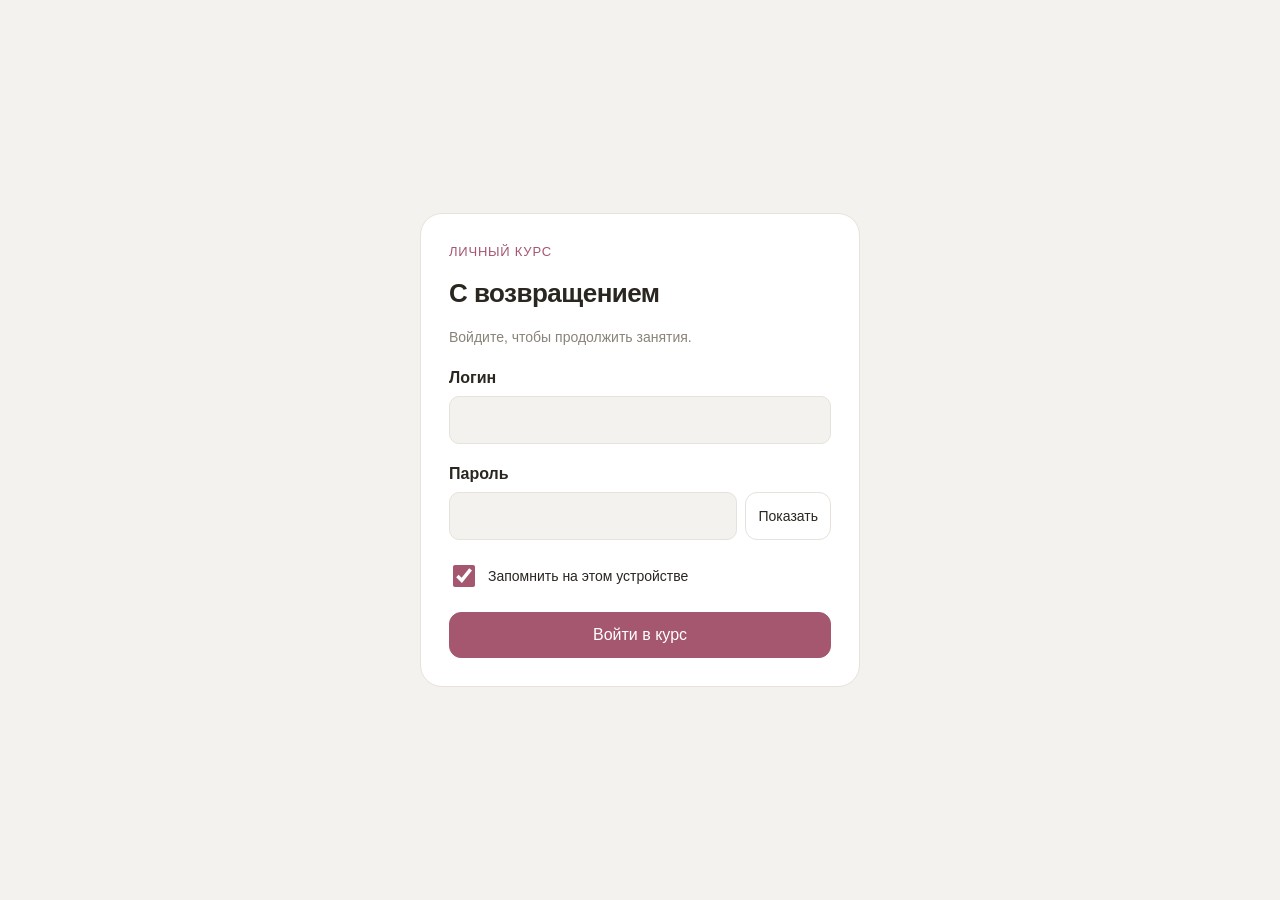
<file: index.html>
<!DOCTYPE html>
<html lang="ru">
<head>
<meta charset="UTF-8">
<meta name="viewport" content="width=device-width, initial-scale=1.0, viewport-fit=cover">
<meta name="theme-color" content="#a4576f">
<meta name="apple-mobile-web-app-capable" content="yes">
<meta name="apple-mobile-web-app-status-bar-style" content="default">
<meta name="apple-mobile-web-app-title" content="Курс">
<title>Восстановление после родов · Google Drive</title>
<link rel="manifest" href="manifest.webmanifest">
<link rel="apple-touch-icon" sizes="180x180" href="icons/apple-touch-icon.png">
<link rel="icon" type="image/svg+xml" href="icons/icon.svg">
<link rel="stylesheet" href="app.css?v=9">
<script src="videos.js?v=6" defer></script>
<script src="app.js?v=9" defer></script>
<script src="auth-config.js?v=2" defer></script>
<script src="auth.js?v=1" defer></script>
</head>
<body data-provider="google">
<section id="login-screen" class="login-screen" aria-labelledby="login-title">
  <form id="login-form" class="login-card">
    <p class="eyebrow">Личный курс</p>
    <h1 id="login-title">С возвращением</h1>
    <p class="hint">Войдите, чтобы продолжить занятия.</p>
    <label for="login-name">Логин</label>
    <input id="login-name" name="username" type="text" autocomplete="username" autocapitalize="none" spellcheck="false" required>
    <label for="login-password">Пароль</label>
    <div class="password-field">
      <input id="login-password" name="password" type="password" autocomplete="current-password" required>
      <button id="show-password" class="button" type="button" aria-controls="login-password" aria-pressed="false">Показать</button>
    </div>
    <label class="remember"><input id="remember-login" type="checkbox" checked> Запомнить на этом устройстве</label>
    <p id="login-error" class="login-error" role="alert" hidden></p>
    <button id="login-submit" class="button primary" type="submit">Войти в курс</button>
  </form>
</section>
<div id="course-app" hidden>
<header>
  <p class="eyebrow">Личный курс · Google Drive</p>
  <h1 id="ct">Восстановление после родов</h1>
  <p class="lead" id="cl"></p>
  <button id="logout" class="button logout" type="button">Выйти</button>
</header>
<section class="intro" aria-label="Ваш прогресс">
  <div class="resume">
    <p id="progress-text">Ваш путь к восстановлению</p>
    <progress id="progress" value="0" max="98" aria-label="Пройдено уроков"></progress>
    <p id="resume-text"></p>
    <button class="button primary" id="resume">Начать курс</button>
  </div>
  <p id="notice" class="notice" role="status" hidden></p>
  <p id="offline" class="notice" role="status" hidden>Нет подключения к интернету. Для просмотра видео нужно подключиться к сети.</p>
  <nav aria-label="Недели курса" id="weeks"></nav>
</section>
<div class="bar">
  <label class="sr-only" for="q">Поиск по названию урока</label>
  <input id="q" type="search" placeholder="Поиск по названию урока…">
  <div class="stats" aria-live="polite"><span id="done">0</span>/<span id="total">98</span> пройдено</div>
</div>
<main id="root"></main>
<p id="empty" class="intro" hidden>Ничего не найдено. Попробуйте другое название.</p>
<section class="tools" aria-label="Настройки курса">
  <details id="install"><summary>Добавить курс на экран iPad</summary>
    <p>Откройте этот адрес в Safari → «Поделиться» → «На экран Домой». Если есть переключатель «Открывать как веб-приложение», включите его, затем нажмите «Добавить».</p>
    <p class="hint">Видео требуют интернета. Добавление иконки не скачивает видео на iPad.</p>
  </details>
  <details><summary>Сохранить или перенести прогресс</summary>
    <p class="hint">Отметки сохраняются в этом браузере. Чтобы перенести их на другое устройство или в другую версию курса, сохраните файл и загрузите его там. При загрузке отметки объединяются.</p>
    <div class="row">
      <button id="export" class="button">Сохранить прогресс в файл</button>
      <button id="import" class="button">Загрузить прогресс из файла</button>
      <input id="import-file" type="file" accept="application/json,.json" hidden>
    </div>
  </details>
  <div class="reset">
    <p class="hint">«Завершить курс» снимает отметки со всех занятий: курс вернётся к началу. Текущие отметки можно сначала сохранить в файл.</p>
    <button id="reset" class="button">Завершить курс</button>
  </div>
  <p><a href="yandex/">Версия для Яндекс Диска →</a></p>
</section>
<button id="to-top" hidden aria-label="Наверх" title="Наверх">↑</button>
<footer>Видео: Google Drive · Отметки прохождения сохраняются на устройстве</footer>
<dialog id="player" aria-labelledby="pt">
  <div class="modal">
    <p id="place" class="hint"></p>
    <h2 id="pt"></h2>
    <div class="frame-wrap" id="frame-wrap" hidden>
      <iframe id="pf" title="Видео занятия" allow="autoplay; fullscreen" allowfullscreen></iframe>
      <div id="player-loading" class="player-loading" hidden><span class="spinner" aria-hidden="true"></span><span class="sr-only">Загрузка видео…</span></div>
    </div>
    <div class="placeholder" id="ph"></div>
    <a id="external" class="button primary" target="_blank" rel="noopener noreferrer" hidden>Открыть видео в Google Drive ↗</a>
    <div id="google-alternatives" class="row" hidden>
      <a id="drive-folder" class="button" target="_blank" rel="noopener noreferrer" hidden>Открыть папку курса</a>
      <a id="download-video" class="button" target="_blank" rel="noopener noreferrer" hidden>Скачать видео</a>
    </div>
    <p id="player-help" class="hint"></p>
    <div class="row">
      <button id="prev" disabled>← Предыдущий урок</button>
      <button id="pdone">✓ Пройдено</button>
      <button id="next">Следующий урок →</button>
      <button id="pclose" autofocus>Закрыть</button>
    </div>
  </div>
</dialog>
</div>
<noscript><p class="intro">Для просмотра списка занятий включите JavaScript в настройках браузера.</p></noscript>
</body>
</html>
</file>
<file: app.css>
:root {
    --bg: #f4f2ef; --card: #fff; --ink: #2a2620; --muted: #8a8378;
    --accent: #c96f8e; --accent2: #a4576f; --ok: #4a9a6a; --line: #e7e2db;
  }
  @media (prefers-color-scheme: dark) {
    :root { --bg: #191715; --card: #232019; --ink: #ece7de; --muted: #97907f;
           --accent: #d983a3; --accent2: #b76a86; --ok: #6ab98a; --line: #33302a; }
  }
  * { box-sizing: border-box; -webkit-tap-highlight-color: transparent; }
  body { margin: 0; font-family: -apple-system, "Segoe UI", Roboto, "Helvetica Neue", Arial, sans-serif;
         background: var(--bg); color: var(--ink); line-height: 1.5; }
  header { padding: 28px 20px 10px; max-width: 860px; margin: 0 auto; }
  h1 { margin: 0 0 4px; font-size: 26px; letter-spacing: -0.02em; }
  .lead { margin: 0; color: var(--muted); font-size: 15px; }
  .bar { max-width: 860px; margin: 18px auto 0; padding: 0 20px; display: flex; gap: 8px; flex-wrap: wrap; }
  .bar input { flex: 1 1 220px; padding: 10px 14px; border-radius: 12px; border: 1px solid var(--line);
               background: var(--card); color: var(--ink); font-size: 15px; outline: none; }
  .bar .stats { display: flex; align-items: center; gap: 6px; padding: 0 6px; color: var(--muted);
                font-size: 13px; white-space: nowrap; }
  main { max-width: 860px; margin: 12px auto 60px; padding: 0 20px; }
  .week { background: var(--card); border-radius: 18px; padding: 16px; margin: 14px 0; border: 1px solid var(--line); }
  .week h2 { margin: 0 0 2px; font-size: 19px; }
  .week .wmeta { color: var(--muted); font-size: 13px; margin-bottom: 10px; }
  .day { margin: 12px 0 4px; }
  .day h3 { margin: 0 0 6px; font-size: 14px; text-transform: uppercase; letter-spacing: 0.06em;
            color: var(--accent2); }
  .lesson { display: flex; align-items: center; gap: 10px; padding: 9px 10px; border-radius: 12px;
            cursor: pointer; border: 1px solid transparent; }
  .lesson:hover { border-color: var(--line); background: color-mix(in srgb, var(--accent) 6%, transparent); }
  .lesson .num { flex: 0 0 30px; height: 30px; border-radius: 50%; background: color-mix(in srgb, var(--accent) 15%, transparent);
                 color: var(--accent2); font-weight: 700; font-size: 13px; display: flex; align-items: center; justify-content: center; }
  .lesson .t { flex: 1 1 auto; min-width: 0; }
  .lesson .t b { display: block; font-size: 15px; font-weight: 600; }
  .lesson .t span { color: var(--muted); font-size: 12.5px; }
  .lesson .play { flex: 0 0 auto; background: var(--accent); color: #fff; border: none; border-radius: 10px;
                  padding: 8px 14px; font-size: 14px; font-weight: 600; }
  .lesson.done .num { background: var(--ok); color: #fff; }
  .lesson.done .t b { color: var(--muted); }
  dialog { border: none; border-radius: 18px; padding: 0; background: var(--card); color: var(--ink);
           width: min(94vw, 480px); max-width: 94vw; }
  dialog::backdrop { background: rgba(0,0,0,0.55); }
  .modal { padding: 14px 14px 16px; }
  .modal h4 { margin: 2px 6px 10px; font-size: 16px; }
  .frame-wrap { position: relative; padding-top: 100%; border-radius: 12px; overflow: hidden; background: #000; }
  .frame-wrap iframe { position: absolute; inset: 0; width: 100%; height: 100%; border: 0; }
  .player-loading { position: absolute; inset: 0; z-index: 1; display: flex; align-items: center; justify-content: center; background: rgba(0,0,0,0.4); }
  .player-loading .spinner { width: 44px; height: 44px; border-radius: 50%; border: 4px solid rgba(255,255,255,0.3); border-top-color: #fff; animation: player-spin .9s linear infinite; }
  @keyframes player-spin { to { transform: rotate(1turn); } }
  @media (prefers-reduced-motion: reduce) {
    .player-loading .spinner { animation: player-pulse 1.2s ease-in-out infinite alternate; }
    @keyframes player-pulse { from { opacity: 1; } to { opacity: .4; } }
  }
  .placeholder { position: absolute; inset: 0; display: flex; flex-direction: column; gap: 8px;
                 align-items: center; justify-content: center; color: #cfc8bd; font-size: 14px;
                 text-align: center; padding: 20px; }
  .modal .row { display: flex; gap: 10px; margin-top: 12px; }
  .modal button { flex: 1; padding: 10px; border-radius: 10px; border: 1px solid var(--line);
                  background: transparent; color: var(--ink); font-size: 14px; }
  .modal button.primary { background: var(--accent); border-color: var(--accent); color: #fff; font-weight: 600; }
  .check { flex: 0 0 auto; width: 22px; height: 22px; border-radius: 7px; border: 2px solid var(--line);
           background: transparent; cursor: pointer; }
  .check.on { background: var(--ok); border-color: var(--ok); position: relative; }
  .check.on::after { content: "✓"; color: #fff; position: absolute; inset: 0; display: flex;
                     align-items: center; justify-content: center; font-size: 13px; font-weight: 800; }
  footer { text-align: center; color: var(--muted); font-size: 12.5px; padding: 10px 20px 40px; }

  [hidden] { display: none !important; }
  body { padding: env(safe-area-inset-top) env(safe-area-inset-right) env(safe-area-inset-bottom) env(safe-area-inset-left); }
  button, .button, summary { touch-action: manipulation; cursor: pointer; }
  button, .button { min-height: 44px; font: inherit; }
  a { color: var(--accent2); }
  :focus-visible { outline: 3px solid var(--accent2); outline-offset: 3px; }
  .bar input:focus-visible { outline: 3px solid var(--accent2); }
  .bar input { font-size: 16px; }
  .button { display: inline-flex; align-items: center; justify-content: center; gap: 8px; padding: 10px 16px; border: 1px solid var(--line); border-radius: 12px; background: var(--card); color: var(--ink); text-decoration: none; }
  .button.primary, .lesson .play { background: var(--accent2); color: white; border-color: var(--accent2); }
  button:disabled { opacity: .55; cursor: default; }
  .intro, .tools { max-width: 860px; margin: 16px auto; padding: 0 20px; }
  .resume { background: var(--card); border: 1px solid var(--line); border-radius: 18px; padding: 20px; }
  .resume p { margin: 0 0 12px; }
  .resume progress { display: block; width: 100%; height: 8px; margin-bottom: 16px; accent-color: var(--accent2); }
  .eyebrow { color: var(--accent2); font-size: 13px; letter-spacing: .06em; text-transform: uppercase; }
  .hint { color: var(--muted); font-size: 14px; }
  .notice { padding: 12px; background: var(--card); border: 1px solid var(--line); border-radius: 12px; }
  nav { display: flex; flex-wrap: wrap; gap: 8px; margin-top: 16px; }
  nav a { font-size: 14px; }
  .week { scroll-margin-top: 16px; }
  .day { margin-top: 18px; }
  .day h3 { font-size: 14px; color: var(--accent2); }
  .lesson { cursor: default; }
  .lesson .t b { overflow-wrap: anywhere; }
  .check { width: 44px; height: 44px; min-width: 44px; }
  .check.on::after { font-size: 20px; }
  dialog { width: min(94vw, 760px); max-height: 92vh; max-height: 92dvh; overflow-y: auto; }
  .frame-wrap { padding-top: 0; aspect-ratio: 4 / 3; max-height: 60vh; }
  .placeholder { position: static; min-height: 180px; border: 1px solid var(--line); border-radius: 12px; color: var(--ink); background: var(--bg); }
  .modal .row { flex-wrap: wrap; }
  .modal .row button { flex: 1 1 130px; }
  #external { display: flex; margin-top: 12px; }
  summary { min-height: 44px; padding: 10px 0; }
  .tools .row { display: flex; gap: 10px; flex-wrap: wrap; }
  .sr-only { position: absolute; width: 1px; height: 1px; overflow: hidden; clip-path: inset(50%); white-space: nowrap; }
  @media (max-width: 520px) {
    h1 { font-size: 23px; }
    .week { padding: 12px; }
    .lesson { flex-wrap: wrap; gap: 8px; padding: 12px 0; }
    .lesson .t { flex-basis: calc(100% - 40px); }
    .lesson .check { margin-left: 38px; }
    .lesson .play { flex: 1; }
  }
  @media (display-mode: standalone) { #install { display: none; } }
  .login-screen { min-height: 100vh; min-height: 100dvh; display: grid; place-items: center; padding: 28px 20px; }
  .login-card { width: min(100%, 440px); padding: 28px; border: 1px solid var(--line); border-radius: 22px; background: var(--card); }
  .login-card .eyebrow { margin-top: 0; }
  .login-card label:not(.remember) { display: block; margin: 18px 0 6px; font-weight: 600; }
  .login-card input[type="text"], .login-card input[type="password"] { width: 100%; min-width: 0; min-height: 48px; padding: 10px 12px; border: 1px solid var(--line); border-radius: 10px; background: var(--bg); color: var(--ink); font: inherit; font-size: 16px; }
  .password-field { display: flex; gap: 8px; }
  .password-field input { flex: 1; }
  .password-field button { flex-shrink: 0; padding: 8px 12px; font-size: 14px; }
  .remember { display: flex; align-items: center; gap: 10px; min-height: 48px; margin: 12px 0; font-size: 14px; cursor: pointer; }
  .remember input { width: 22px; height: 22px; accent-color: var(--accent2); }
  #login-submit { width: 100%; }
  .login-error { color: #a52b3c; }
  .logout { margin-top: 12px; font-size: 14px; }
  @media (prefers-color-scheme: dark) { .login-error { color: #ffadb8; } }
  @media (max-width: 400px) { .login-card { padding: 20px; } }
  #to-top { position: fixed; right: 18px; bottom: calc(18px + env(safe-area-inset-bottom)); width: 48px; height: 48px;
            border: none; border-radius: 50%; background: var(--accent2); color: #fff; font-size: 22px; line-height: 1;
            display: flex; align-items: center; justify-content: center; box-shadow: 0 6px 16px rgba(0,0,0,0.28); z-index: 20; }
  .tools .reset { margin-top: 14px; display: flex; flex-direction: column; align-items: flex-start; gap: 8px; }
  .tools .reset .button { border-color: var(--accent2); color: var(--accent2); }
</file>
